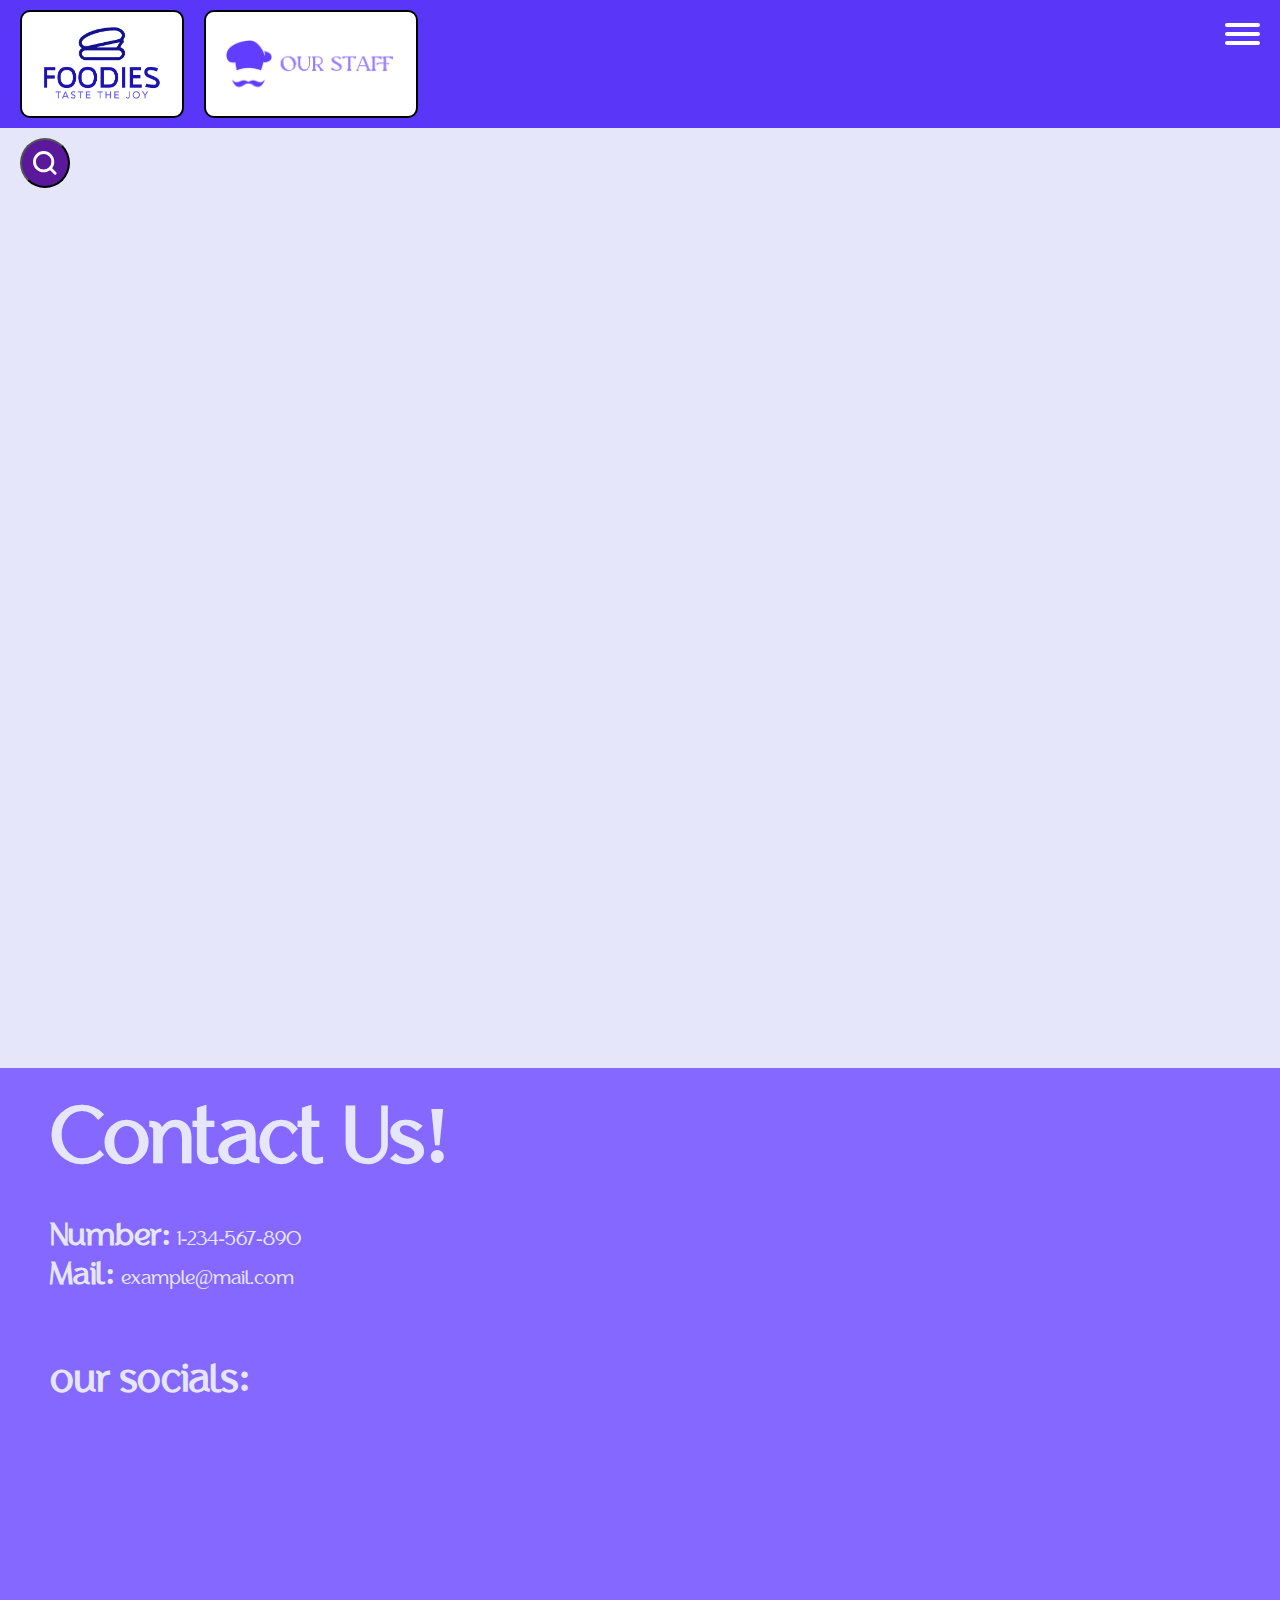
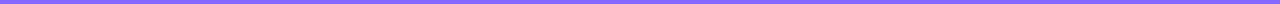
<file: index.html>
<!DOCTYPE html>
<html lang="en">
<head>
    <meta charset="UTF-8">
    <meta name="viewport" content="width=device-width, initial-scale=1.0">
    <title>Foodies</title>
    <link rel="stylesheet" href="https://cdnjs.cloudflare.com/ajax/libs/font-awesome/5.15.4/css/all.min.css">
    <link rel="stylesheet" href="https://cdn.jsdelivr.net/npm/bootstrap-icons/font/bootstrap-icons.css">

    <link rel="stylesheet" href="common.css">
    <link rel="stylesheet" href="homePage.css">
</head>
<body>
    <div id="sidebar" class="sidebar">
        <ul>
            <li><a href="#" class="selectedSideBar">Home</a></li>
            <li><a href="./ourStaff.html">About</a></li>
            <li><a href="./job.html"">hirings</a></li>
            <li><a href="./contact.html">Contact</a></li>
        </ul>
    </div>
    
    <nav class="navbar">
        <button class="rental-button" id="logoB">
            <div class="logo"></div>
        </button>
        <button class="ourStaff" id="ourStaff">
            <div class="logo2"></div>
            <p class="hiddenTxt">our Staff</p>
        </button>
    
        <span class="respTxt">Our Staff</span>
    
            <!-- Burger Menu -->
        <div class="burger-menu" onclick="toggleBurgerMenu()">
            <div class="bar topBar"></div>
            <div class="bar"></div>
            <div class="bar"></div>
        </div>
    </nav>

    <main class="main">
        <!-- Toggle Button inside the main container -->
        <button class="toggleSidebarBtn" onclick="toggleSidebar()">
            <svg class="magnifier-icon" xmlns="http://www.w3.org/2000/svg" width="24" height="24" viewBox="0 0 24 24" fill="none" stroke="currentColor" stroke-width="2.5" stroke-linecap="round" stroke-linejoin="round">
                <circle cx="11" cy="11" r="8"></circle>
                <line x1="21" y1="21" x2="16.65" y2="16.65"></line>
            </svg>             
        </button>
    
        <!-- Sidebar container -->
        <div class="asideCont closed">
            <aside class="sideButtonCont">
                <div class="searchSortAndCategory">
                    <input type="search" id="search" placeholder="search:">
                    
                    <select name="searchBy" id="searchByDish">
                        <option value="title" selected hidden>diet</option>
                        <option value="veg">Vegan</option>
                        <option value="noNuts">No nuts</option>
                        <option value="none">None</option>
                    </select>
                    
                    <select name="" id="searchBy">
                        <option value="title" selected hidden>sort by:</option>
                        <option value="AtoZ">A to Z</option>
                        <option value="ZtoA">Z to A</option>
                        <option value="priceHtoL">Price High to Low</option>
                        <option value="priceLtoH">Price Low to High</option>
                        <option value="none">None</option>
                    </select>
                    
                    <div class="range-wrapper">
                        <div class="range-container">
                            <label for="spiceLevel" id="spiceLabel">Spice Level:</label>
                            <span id="rangeValue">Not Specified</span>
                        </div>
                        <input type="range" id="spiceLevel" min="-1" max="4" step="1" value="-1">
                    </div>
                </div>
                <div class="checkOut">
                    <div class="cart-container"></div>
                    <button class="seeCart">Check out</button>
                </div>        
            </aside>
        </div>
    
        <div class="container">
            <!--content here -->
        </div>
    </main>
    
    
    <footer class="infoCont">
        <div class="footerTitle">
            <h1>Contact Us!</h1>
        </div>
        
        <div class="mailAndNumber">
            <p><span class="boldFooter">Number:</span> 1-234-567-890</p>
            <p><span class="boldFooter">Mail:</span> example@mail.com</p>
        </div>
        <div class="socials">
            <p>our socials:</p>
            <div class="logoCont">
                <button class="logoButton"><i class=" logo-color fa-brands fa-instagram"></i></button>
                <button class="logoButton"><i class=" logo-color fa-brands fa-facebook"></i></button>
                <button class="logoButton"><i class=" logo-color fa-brands fa-linkedin"></i> </button>
            </div>
            
        </div>
    </footer>
    <script src="./app.js" ></script>
    <script src="common.js"></script>
</body>
</html>
</file>
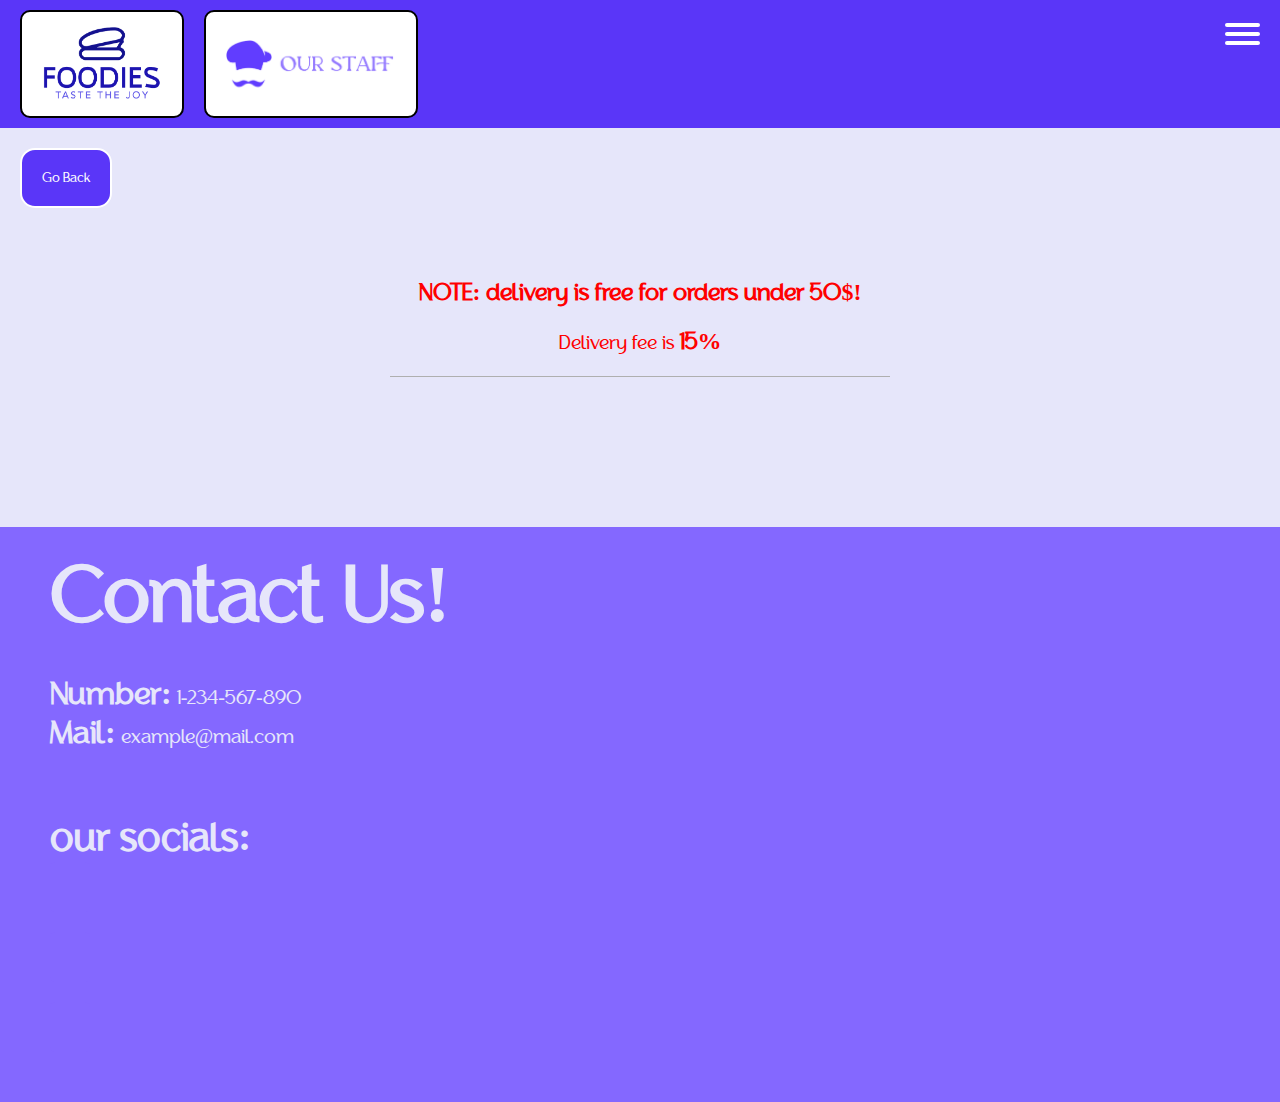
<file: checkout.html>
<!DOCTYPE html>
<html lang="en">
<head>
    <meta charset="UTF-8">
    <meta name="viewport" content="width=device-width, initial-scale=1.0">
    <title>Foodies</title>
    <link rel="stylesheet" href="https://cdnjs.cloudflare.com/ajax/libs/font-awesome/6.0.0-beta3/css/all.min.css">
    <link rel="stylesheet" href="common.css">
    <link rel="stylesheet" href="checkOut.css">
</head>
<body>
    <div id="sidebar" class="sidebar">
        <ul>
            <li><a href="./index.html">Home</a></li>
            <li><a href="./ourStaff.html">About</a></li>
            <li><a href="./job.html">hirings</a></li>
            <li><a href="./contact.html">Contact</a></li>
        </ul>
    </div>
    
    <nav class="navbar">
        <button class="rental-button" id="logoB">
            <div class="logo"></div>
        </button>
        <button class="ourStaff" id="ourStaff">
            <div class="logo2"></div>
            <p class="hiddenTxt">our Staff</p>
        </button>
    
        <span class="respTxt">Our Staff</span>
    
        <!-- Burger Menu -->
        <div class="burger-menu" onclick="toggleSidebar()">
            <div class="bar topBar"></div>
            <div class="bar"></div>
            <div class="bar"></div>
        </div>
    </nav>
    <div class="goBack">
        <button id="goBackBtn">Go Back</button>
    </div>
    <header class="readCont">
        <div class="note">NOTE: delivery is free for orders under 50$!</div>
        <div class="delivery">Delivery fee is <span class="boldFee">15%</span></div>
    </header>
    <div id="checkout-container">
        <!-- Product cards will be rendered here -->
    </div>

    <footer class="infoCont">
        <div class="footerTitle">
            <h1>Contact Us!</h1>
        </div>
        
        <div class="mailAndNumber">
            <p><span class="boldFooter">Number:</span> 1-234-567-890</p>
            <p><span class="boldFooter">Mail:</span> example@mail.com</p>
        </div>
        <div class="socials">
            <p>our socials:</p>
            <div class="logoCont">
                <button class="logoButton"><i class=" logo-color fa-brands fa-instagram"></i></button>
                <button class="logoButton"><i class=" logo-color fa-brands fa-facebook"></i></button>
                <button class="logoButton"><i class=" logo-color fa-brands fa-linkedin"></i> </button>
            </div>
        </div>
    </footer>
    
    <!-- Modal (Pop-up Form) -->
    <div id="modal" class="modal">
        <div class="modal-content">
            <span id="closeModal" class="close-btn">&times;</span>
            <h2>Complete Your Purchase</h2>
            <form id="checkoutForm">
                <label for="ccInfo">Credit Card Info:</label>
                <input type="text" id="ccInfo" name="ccInfo" placeholder="Enter your credit card number" required>
                
                <label for="city">City:</label>
                <input type="text" id="city" name="city" placeholder="Enter your city" required>

                <label for="location">Location (Address):</label>
                <input type="text" id="location" name="location" placeholder="Enter your location" required>
                
                <label for="phone">Phone Number:</label>
                <input type="text" id="phone" name="phone" placeholder="Enter your phone number" required>
                
                <button type="submit" class="confirm-btn" id="confirmButton">Confirm</button>
            </form>
        </div>
    </div>
    
    <script src="checkOut.js"></script>
    <script src="common.js"></script>
</body>
</html>
</file>
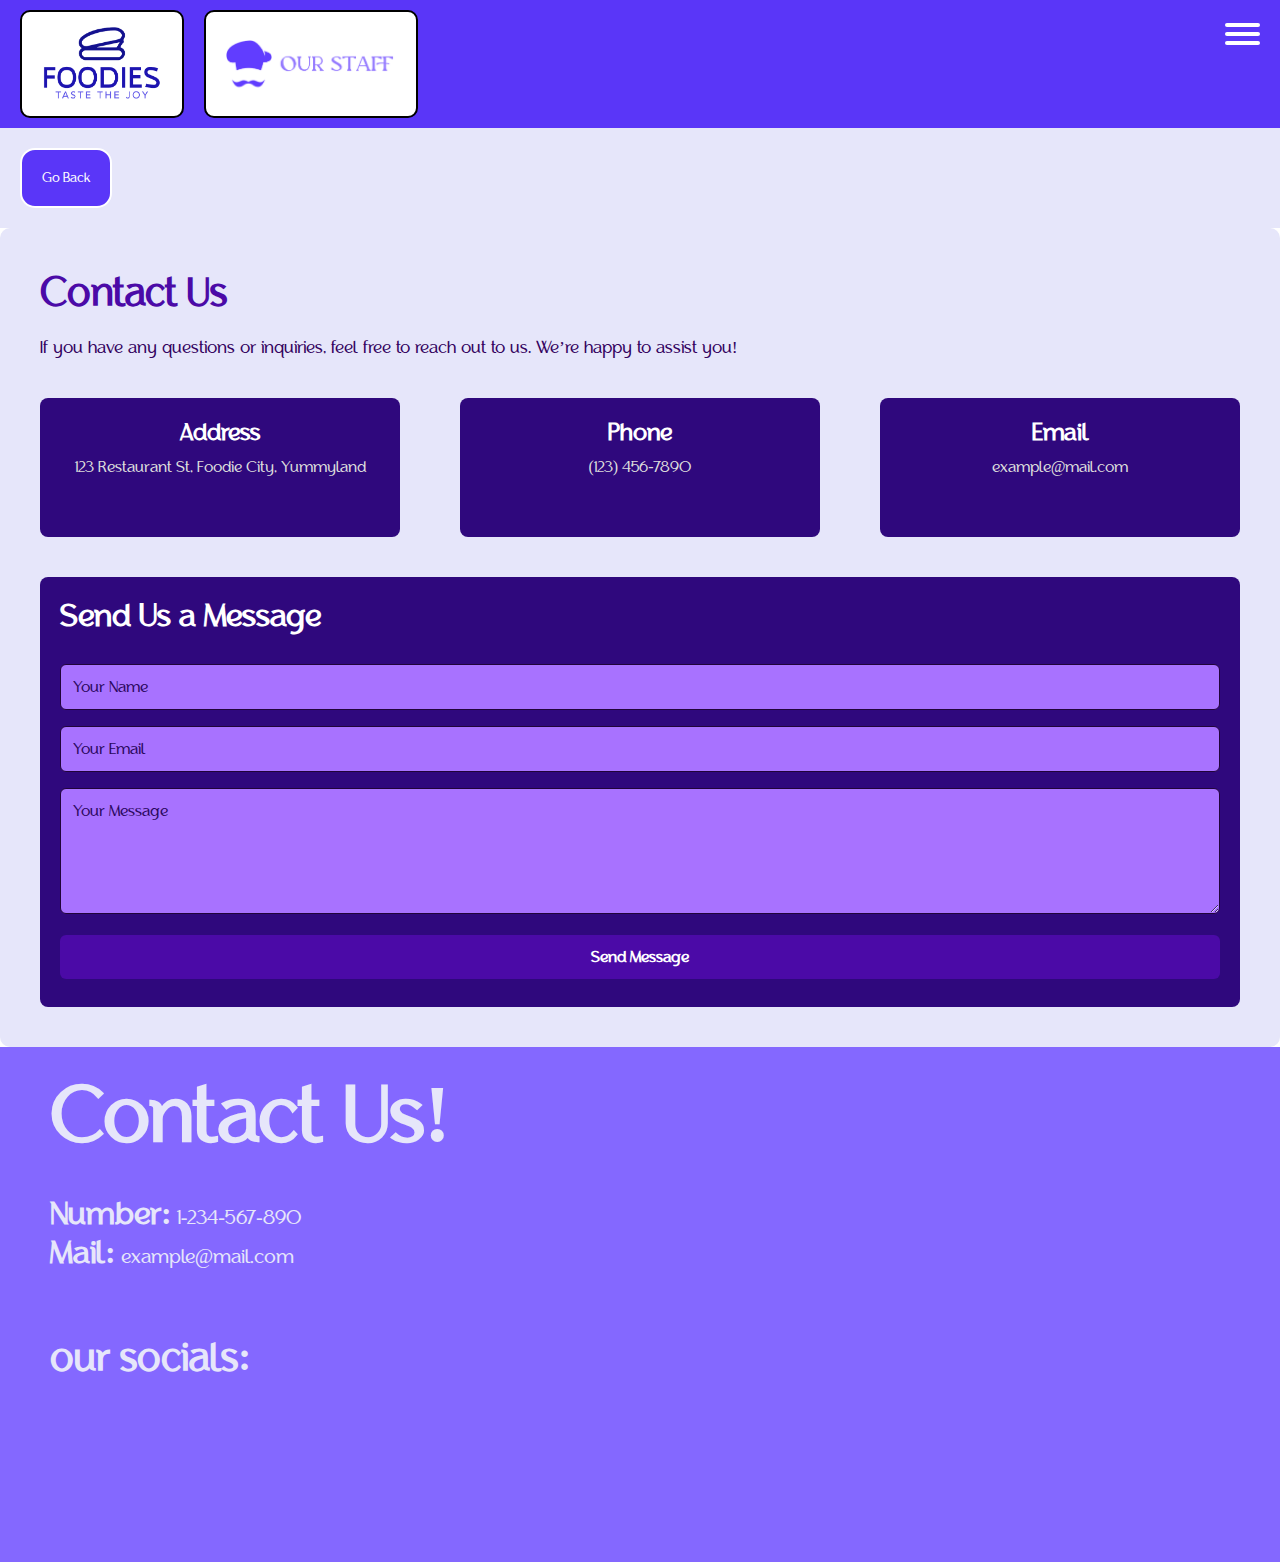
<file: contact.html>
<!DOCTYPE html>
<html lang="en">
<head>
    <meta charset="UTF-8">
    <meta name="viewport" content="width=device-width, initial-scale=1.0">
    <title>Foodies</title>
    <link rel="stylesheet" href="https://cdnjs.cloudflare.com/ajax/libs/font-awesome/6.0.0-beta3/css/all.min.css">
    <link rel="stylesheet" href="common.css">
    <link rel="stylesheet" href="contact.css">
</head>
<body>
    <div id="sidebar" class="sidebar">
        <ul>
            <li><a href="./index.html">Home</a></li>
            <li><a href="./ourStaff.html">About</a></li>
            <li><a href="./job.html">hirings</a></li>
            <li><a href="#" class="selectedSideBar">Contact</a></li>
        </ul>
    </div>
    
    <nav class="navbar">
        <button class="rental-button" id="logoB">
            <div class="logo"></div>
        </button>
        <button class="ourStaff" id="ourStaff">
            <div class="logo2"></div>
            <p class="hiddenTxt">our Staff</p>
        </button>
    
        <span class="respTxt">Our Staff</span>
    
        <!-- Burger Menu -->
        <div class="burger-menu" onclick="toggleSidebar()">
            <div class="bar topBar"></div>
            <div class="bar"></div>
            <div class="bar"></div>
        </div>
    </nav>


    <div class="goBack">
        <button id="goBackBtn">Go Back</button>
    </div>


    <main class="contact-page">
        <section class="contact-info">
            <h1>Contact Us</h1>
            <p>If you have any questions or inquiries, feel free to reach out to us. We’re happy to assist you!</p>
            <div class="info-details">
                <div class="info-item">
                    <h2>Address</h2>
                    <p>123 Restaurant St, Foodie City, Yummyland</p>
                </div>
                <div class="info-item">
                    <h2>Phone</h2>
                    <p>(123) 456-7890</p>
                </div>
                <div class="info-item">
                    <h2>Email</h2>
                    <p>example@mail.com</p>
                </div>
            </div>
        </section>
    
        <section class="contact-form">
            <h2>Send Us a Message</h2>
            <form action="#" method="POST">
                <input type="text" name="name" placeholder="Your Name" required>
                <input type="email" name="email" placeholder="Your Email" required>
                <textarea name="message" placeholder="Your Message" rows="5" required></textarea>
                <button type="submit">Send Message</button>
            </form>
        </section>
    </main>
    


    <footer class="infoCont">
        <div class="footerTitle">
            <h1>Contact Us!</h1>
        </div>
        
        <div class="mailAndNumber">
            <p><span class="boldFooter">Number:</span> 1-234-567-890</p>
            <p><span class="boldFooter">Mail:</span> example@mail.com</p>
        </div>
        <div class="socials">
            <p>our socials:</p>
            <div class="logoCont">
                <button class="logoButton"><i class=" logo-color fa-brands fa-instagram"></i></button>
                <button class="logoButton"><i class=" logo-color fa-brands fa-facebook"></i></button>
                <button class="logoButton"><i class=" logo-color fa-brands fa-linkedin"></i> </button>
            </div>
        </div>
    </footer>

    <script src="common.js"></script>
</body>
</html>
</file>
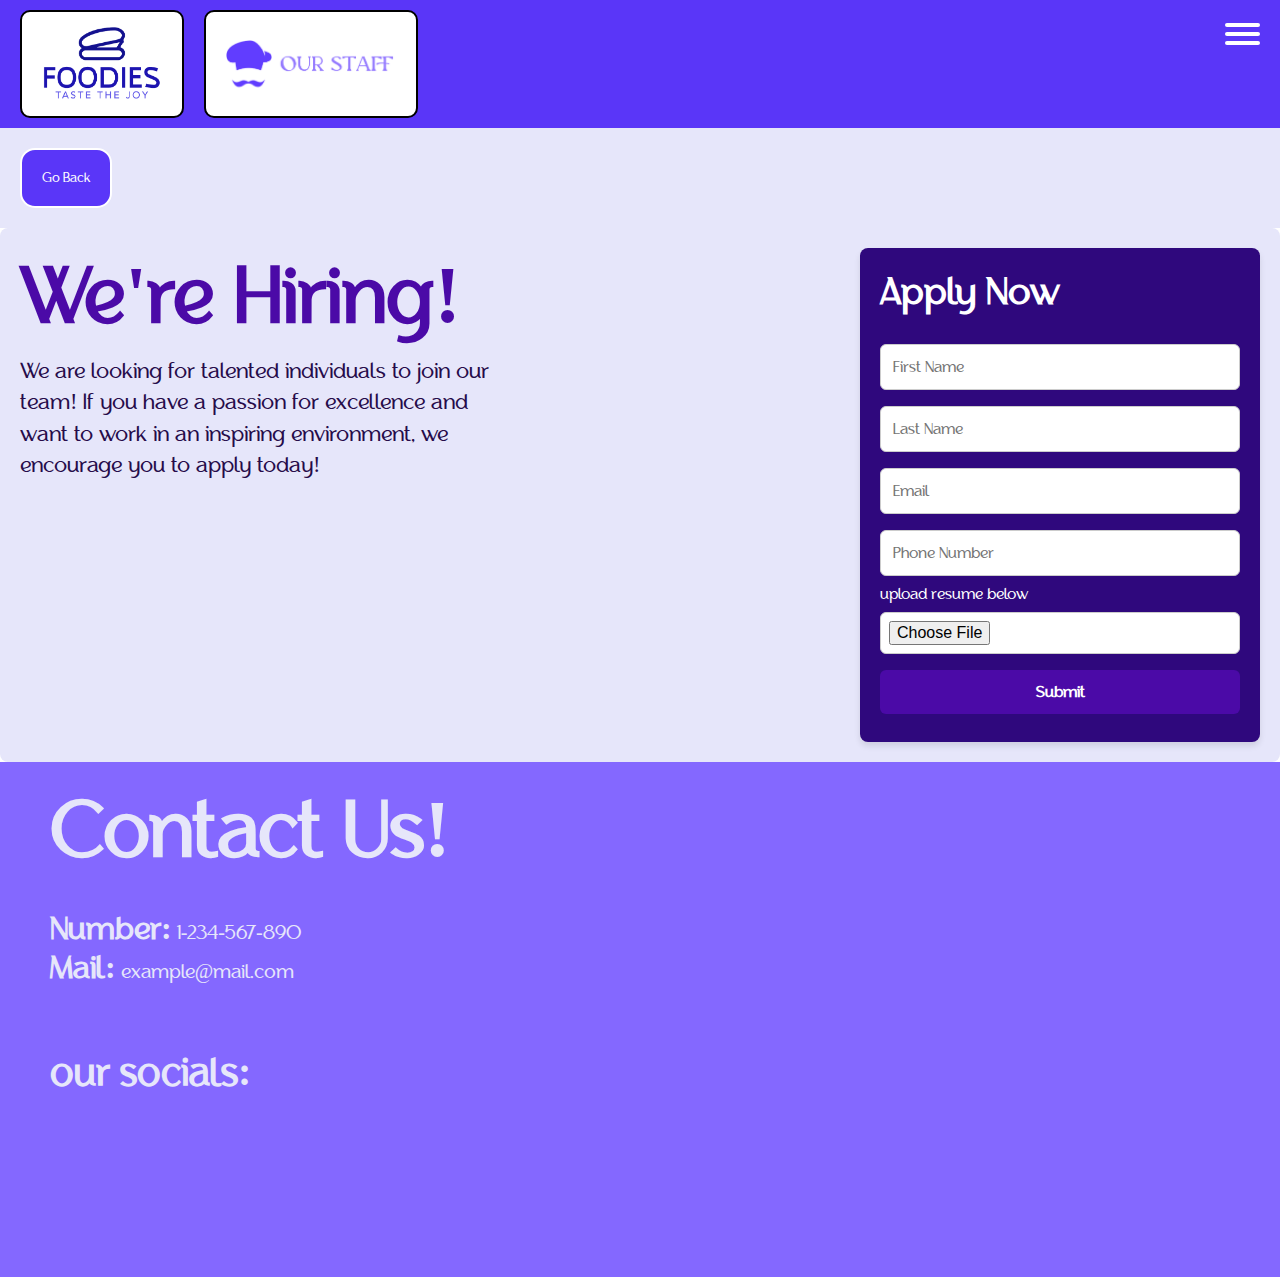
<file: job.html>
<!DOCTYPE html>
<html lang="en">
<head>
    <meta charset="UTF-8">
    <meta name="viewport" content="width=device-width, initial-scale=1.0">
    <title>Foodies</title>
    <link rel="stylesheet" href="https://cdnjs.cloudflare.com/ajax/libs/font-awesome/6.0.0-beta3/css/all.min.css">
    <link rel="stylesheet" href="common.css">
    <link rel="stylesheet" href="job.css">
</head>
<body>
    <div id="sidebar" class="sidebar">
        <ul>
            <li><a href="./index.html">Home</a></li>
            <li><a href="./ourStaff.html">About</a></li>
            <li><a href="#" class="selectedSideBar">hirings</a></li>
            <li><a href="./contact.html">Contact</a></li>
        </ul>
    </div>
    
    <nav class="navbar">
        <button class="rental-button" id="logoB">
            <div class="logo"></div>
        </button>
        <button class="ourStaff" id="ourStaff">
            <div class="logo2"></div>
            <p class="hiddenTxt">our Staff</p>
        </button>
    
        <span class="respTxt">Our Staff</span>
    
        <!-- Burger Menu -->
        <div class="burger-menu" onclick="toggleSidebar()">
            <div class="bar topBar"></div>
            <div class="bar"></div>
            <div class="bar"></div>
        </div>
    </nav>


    <div class="goBack">
        <button id="goBackBtn">Go Back</button>
    </div>

    <section class="hiring-section">
        <div class="hiring-text-container">
            <div class="hiring-heading">
                <h1>We're Hiring!</h1>
            </div>
            <p>We are looking for talented individuals to join our team! If you have a passion for excellence and want to work in an inspiring environment, we encourage you to apply today!</p>
        </div>
        <div class="hiring-form">
            <h2>Apply Now</h2>
            <form action="#" method="POST" enctype="multipart/form-data">
                <input type="text" name="firstName" placeholder="First Name" required>
                <input type="text" name="lastName" placeholder="Last Name" required>
                <input type="email" name="email" placeholder="Email" required>
                <input type="tel" name="phone" placeholder="Phone Number" required>
                <p>upload resume below</p>
                <input type="file" name="resume" required >
                <button type="submit">Submit</button>
            </form>
        </div>
    </section>
    
    
    

    <footer class="infoCont">
        <div class="footerTitle">
            <h1>Contact Us!</h1>
        </div>
        
        <div class="mailAndNumber">
            <p><span class="boldFooter">Number:</span> 1-234-567-890</p>
            <p><span class="boldFooter">Mail:</span> example@mail.com</p>
        </div>
        <div class="socials">
            <p>our socials:</p>
            <div class="logoCont">
                <button class="logoButton"><i class=" logo-color fa-brands fa-instagram"></i></button>
                <button class="logoButton"><i class=" logo-color fa-brands fa-facebook"></i></button>
                <button class="logoButton"><i class=" logo-color fa-brands fa-linkedin"></i> </button>
            </div>
        </div>
    </footer>
    <script src="common.js"></script>
</body>
</html>
</file>
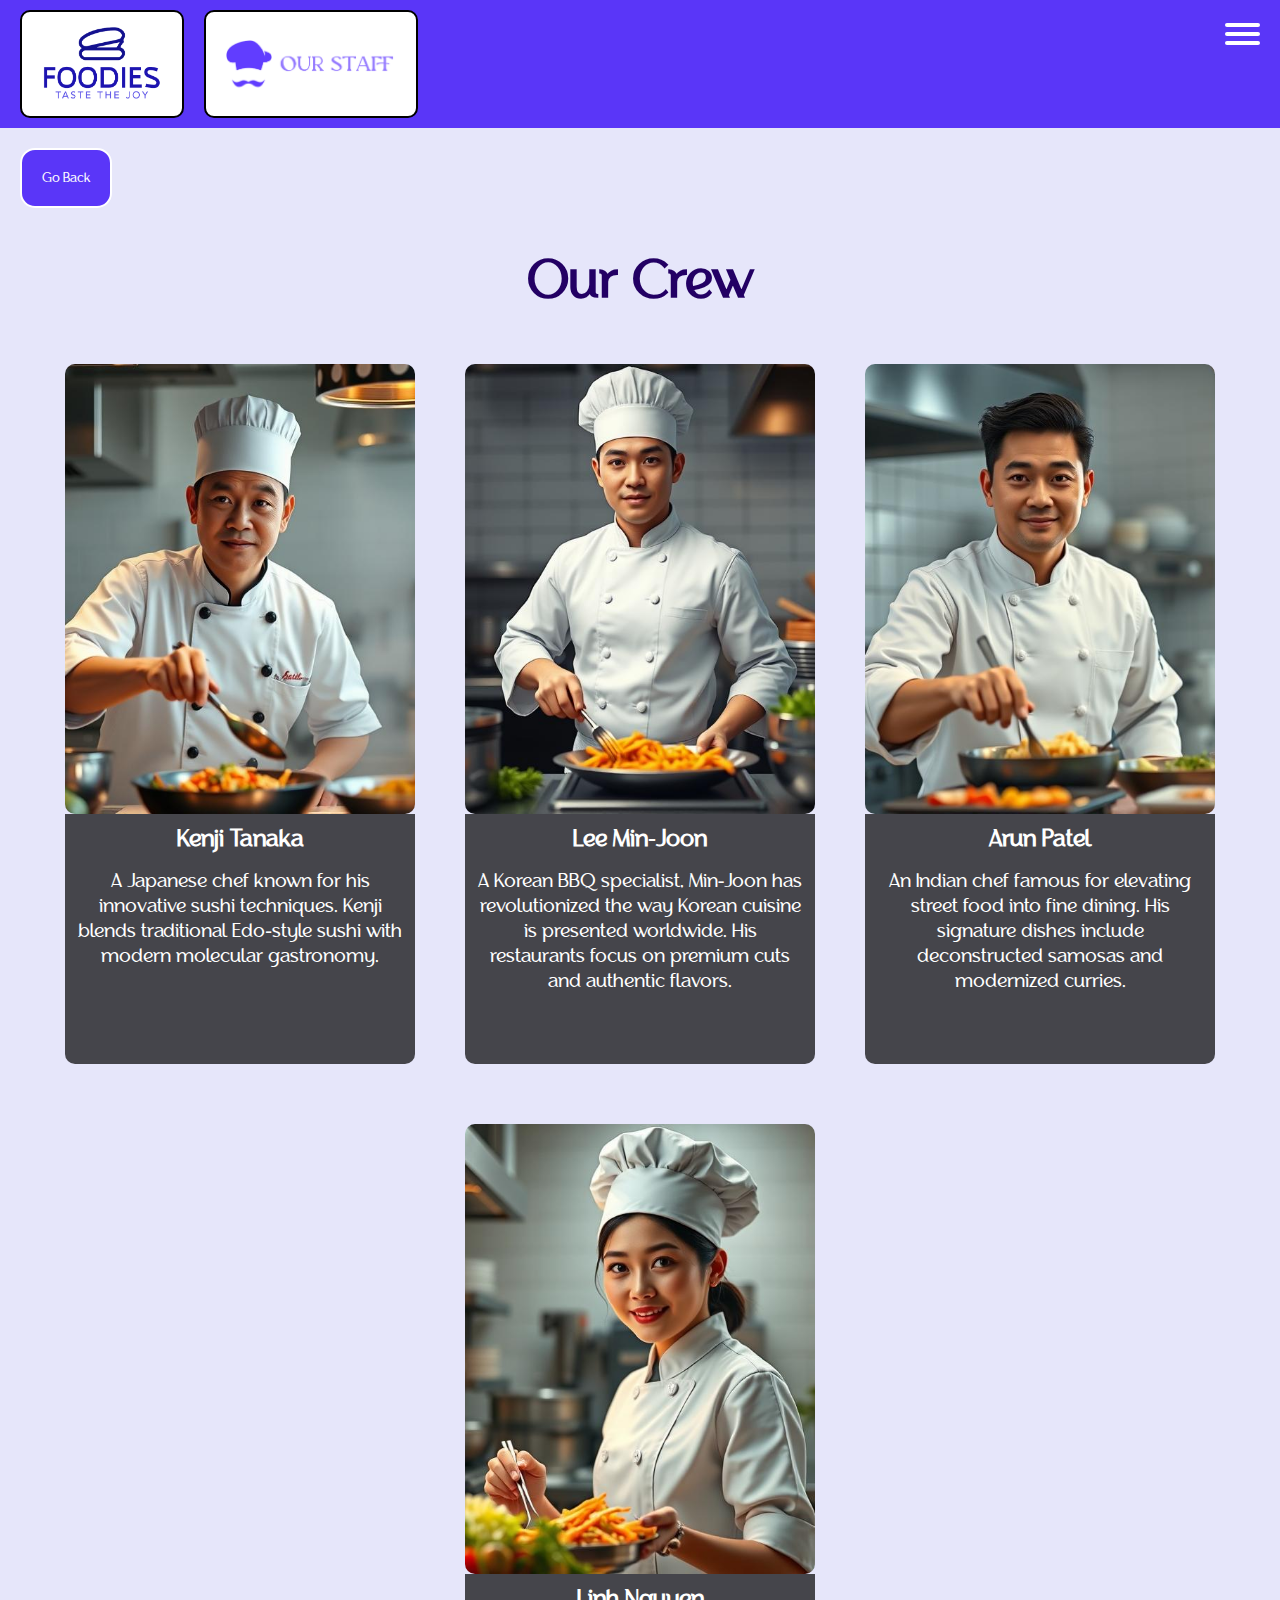
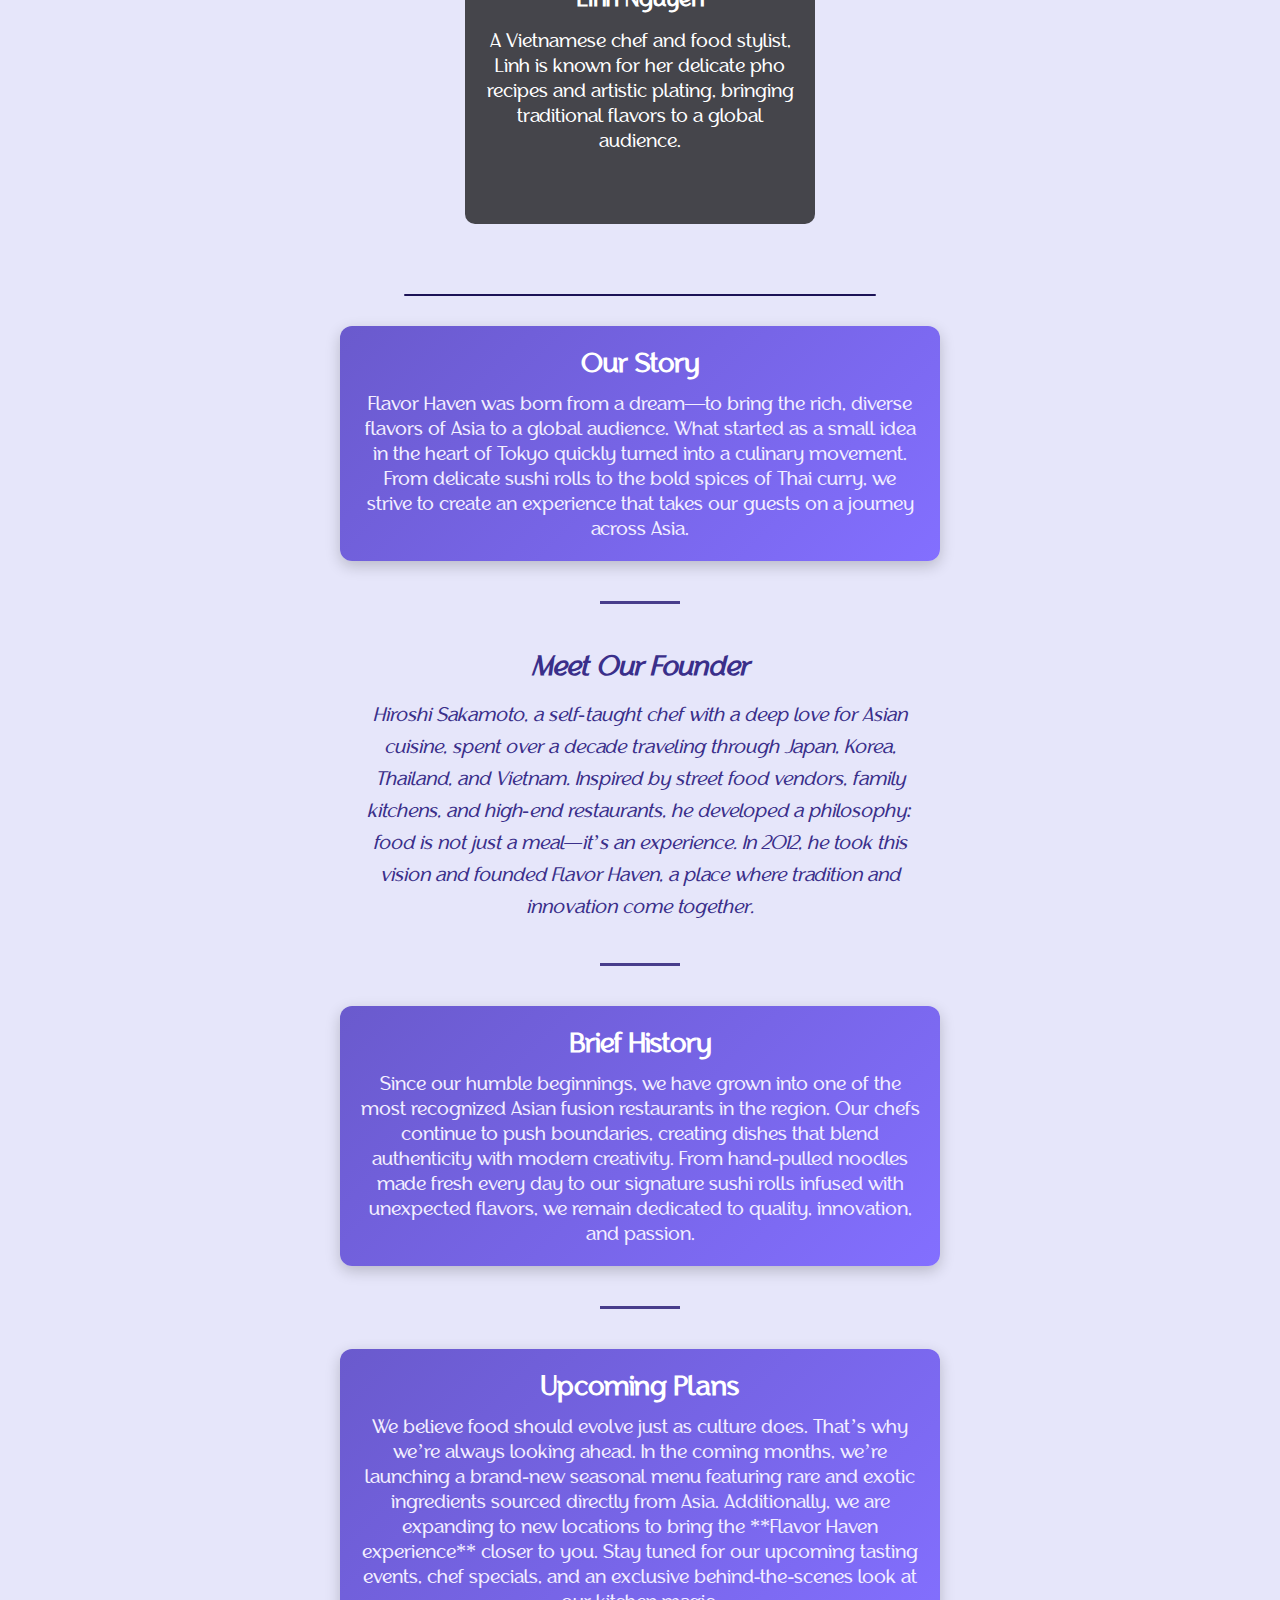
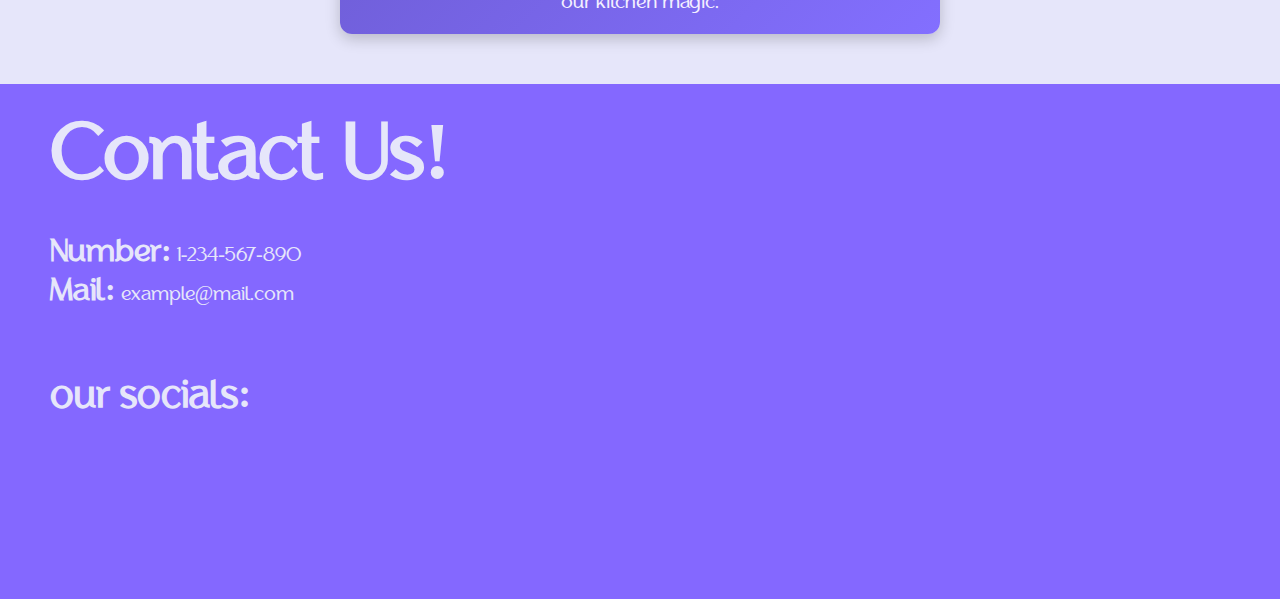
<file: ourStaff.html>
<!DOCTYPE html>
<html lang="en">
<head>
    <meta charset="UTF-8">
    <meta name="viewport" content="width=device-width, initial-scale=1.0">
    <title>Foodies</title>
    <link rel="stylesheet" href="https://cdnjs.cloudflare.com/ajax/libs/font-awesome/6.0.0-beta3/css/all.min.css">
    <link rel="stylesheet" href="ourStaff.css">
    <link rel="stylesheet" href="common.css">
</head>
<body>
    <div id="sidebar" class="sidebar">
        <ul>
            <li><a href="./index.html">Home</a></li>
            <li><a href="#" class="selectedSideBar">About</a></li>
            <li><a href="./job.html">hirings</a></li>
            <li><a href="./contact.html">Contact</a></li>
        </ul>
    </div>
    
    <nav class="navbar">
        <button class="rental-button" id="logoB">
            <div class="logo"></div>
        </button>
        <button class="ourStaff" id="ourStaff">
            <div class="logo2"></div>
            <p class="hiddenTxt">our Staff</p>
        </button>
    
        <span class="respTxt">Our Staff</span>
    
        <!-- Burger Menu -->
        <div class="burger-menu" onclick="toggleSidebar()">
            <div class="bar topBar"></div>
            <div class="bar"></div>
            <div class="bar"></div>
        </div>
    </nav>

    <div class="goBack">
        <button id="goBackBtn">Go Back</button>
    </div>

    <main class="chefs">
        <h1 class="chefTittle">Our Crew</h1>

    
        <div class="chefs-container">
            <div class="chef-container">
                <div class="chef-card chef1"></div>
                <div class="chef-info">
                    <h2>Kenji Tanaka</h2>
                    <p>A Japanese chef known for his innovative sushi techniques. Kenji blends traditional Edo-style sushi with modern molecular gastronomy.</p>
                </div>
            </div>
        
            <div class="chef-container">
                <div class="chef-card chef2"></div>
                <div class="chef-info">
                    <h2>Lee Min-Joon</h2>
                    <p>A Korean BBQ specialist, Min-Joon has revolutionized the way Korean cuisine is presented worldwide. His restaurants focus on premium cuts and authentic flavors.</p>
                </div>
            </div>
        
            <div class="chef-container">
                <div class="chef-card chef3"></div>
                <div class="chef-info">
                    <h2>Arun Patel</h2>
                    <p>An Indian chef famous for elevating street food into fine dining. His signature dishes include deconstructed samosas and modernized curries.</p>
                </div>
            </div>
        
            <div class="chef-container">
                <div class="chef-card chef4"></div>
                <div class="chef-info">
                    <h2>Linh Nguyen</h2>
                    <p>A Vietnamese chef and food stylist, Linh is known for her delicate pho recipes and artistic plating, bringing traditional flavors to a global audience.</p>
                </div>
            </div>
        </div>
    </main>

    <section class="ourStory">
        <div class="sepLine"></div>
        <div class="story-card">
            <h2>Our Story</h2>
            <p>Flavor Haven was born from a dream—to bring the rich, diverse flavors of Asia to a global audience. What started as a small idea in the heart of Tokyo quickly turned into a culinary movement. From delicate sushi rolls to the bold spices of Thai curry, we strive to create an experience that takes our guests on a journey across Asia.</p>
        </div>
    
        <div class="divider"></div> <!-- Visual separator -->
    
        <div class="founder-text">
            <h2>Meet Our Founder</h2>
            <p>Hiroshi Sakamoto, a self-taught chef with a deep love for Asian cuisine, spent over a decade traveling through Japan, Korea, Thailand, and Vietnam. Inspired by street food vendors, family kitchens, and high-end restaurants, he developed a philosophy: food is not just a meal—it’s an experience. In 2012, he took this vision and founded Flavor Haven, a place where tradition and innovation come together.</p>
        </div>
    
        <div class="divider"></div>
    
        <div class="story-card">
            <h2>Brief History</h2>
            <p>Since our humble beginnings, we have grown into one of the most recognized Asian fusion restaurants in the region. Our chefs continue to push boundaries, creating dishes that blend authenticity with modern creativity. From hand-pulled noodles made fresh every day to our signature sushi rolls infused with unexpected flavors, we remain dedicated to quality, innovation, and passion.</p>
        </div>
    
        <div class="divider"></div>
    
        <div class="story-card">
            <h2>Upcoming Plans</h2>
            <p>We believe food should evolve just as culture does. That’s why we’re always looking ahead. In the coming months, we’re launching a brand-new seasonal menu featuring rare and exotic ingredients sourced directly from Asia. Additionally, we are expanding to new locations to bring the **Flavor Haven experience** closer to you. Stay tuned for our upcoming tasting events, chef specials, and an exclusive behind-the-scenes look at our kitchen magic.</p>
        </div>
    </section>
    


    <footer class="infoCont">
        <div class="footerTitle">
            <h1>Contact Us!</h1>
        </div>
        
        <div class="mailAndNumber">
            <p><span class="boldFooter">Number:</span> 1-234-567-890</p>
            <p><span class="boldFooter">Mail:</span> example@mail.com</p>
        </div>
        <div class="socials">
            <p>our socials:</p>
            <div class="logoCont">
                <button class="logoButton"><i class=" logo-color fa-brands fa-instagram"></i></button>
                <button class="logoButton"><i class=" logo-color fa-brands fa-facebook"></i></button>
                <button class="logoButton"><i class=" logo-color fa-brands fa-linkedin"></i> </button>
            </div>
        </div>
    </footer>
    <script src="common.js"></script>
</body>
</html>
</file>
<file: common.css>
/* fonts */
@font-face {
    font-family: "myFont";
    src: url(./font/GrotleyRegular-mLEWv.otf);
}

*{
    margin: 0px;
    padding: 0px;
    box-sizing: border-box;
    font-family: "myFont" !important;
}

.header{
    background-color: rgb(240, 177, 251);
    padding: 20px;
    height: 130px;
    display: flex;
    justify-content: space-between;
}

.rental-button {
    display: flex;
    align-items: center;
    justify-content: center;
    gap: 10px;
    padding: 12px 20px;
    font-size: 18px;
    font-weight: bold;
    color: white;
    background-color: rgb(255, 255, 255);
    border: 2px solid rgb(0, 0, 0);
    border-radius: 10px;
    cursor: pointer;
    transition: 0.3s;
}

.logo{
    width: 120px;
    height: 80px;
    background-image: url(./images/brandLogo.png);
    background-size: 100%;
    background-repeat: no-repeat;
    cursor: pointer;
}

.rental-button:hover, .ourStaff:hover {
    padding: 30px 30px;
    background-color: white !important;
}

.navbar {
    display: flex;
    justify-content: flex-start;
    padding: 10px 20px;
    background-color:rgb(90, 54, 248);
    gap: 20px;
}

.burger-menu.active .bar:nth-child(1) {
    transform: rotate(45deg) translate(-9px);
    position: absolute;
    top: 30px;
}

.respTxt{
    display: none;
    color: white;
}

.ourStaff{
    display: flex;
    align-items: center;
    justify-content: center;
    gap: 10px;
    padding: 12px 20px;
    font-size: 18px;
    font-weight: bold;
    color: white;
    background-color: rgb(255, 255, 255);
    border: 2px solid rgb(0, 0, 0);
    border-radius: 10px;
    cursor: pointer;
    transition: 0.3s;
}

.logo2{
    width: 170px;
    height: 50px;
    background-image: url(./images/ourStaff.png);
    background-size: 100%;
}

/* Sidebar Styling */
.sidebar {
    width: 450px;
    height: 100vh;
    position: fixed;
    right: -450px; /* Start hidden on the right */
    top: 0;
    background-color: #06001c;
    transition: right 0.3s ease-in-out;
    padding-top: 60px; /* Space for nav */
    z-index: 40;
}

.sidebar.active {
    right: 0; /* Show sidebar */
}

.burger-menu {
    cursor: pointer;
    position: fixed;
    right: 20px; /* Positioned on the right */
    top: 0px;
    z-index: 1000;
    display: flex;
    flex-direction: column;
    justify-content: center;
    align-items: center;
    gap: 5px;
}

.bar {
    width: 35px;
    height: 4px;
    background-color: #fff;
    border-radius: 20px;
    transition: 0.3s;
}

/* Animation when active */
.burger-menu.active .bar:nth-child(1) {
    transform: translateY(-22px) rotate(-45deg);
}

.burger-menu.active .bar:nth-child(2) {
    opacity: 0;
}

.burger-menu.active .bar:nth-child(3) {
    transform: translateY(22px) rotate(45deg);
}



.topBar{
    margin-top: 23px;
}

.sidebar ul {
    list-style: none;
    padding: 0;
    margin: 0;
}

.sidebar ul li {
    padding: 15px;
    text-align: center;
}

.sidebar ul li a {
    color: white;
    text-decoration: none;
    font-size: 20px;
    display: block;
}


.infoCont{
    display: flex;
    flex-direction: column;
    width: 100%;
    min-height: 40vh;
    background-color:rgb(132, 104, 255);
    color: lavender;
    padding: 20px;
    font-size: 20px;
}

.mailAndNumber, .socials{
    display: flex;
    flex-direction: column;
    padding: 30px;
}

.logo-color{
    color: lavender;
    font-size: 30px;
    transition: 0.4s ease;
}

.logo-color:hover{
    font-size: 40px;
}

.logoButton{
    background-color: rgb(132, 104, 255);
    border: none;
    cursor: pointer;
    transition: 0.3s ease;
}

.logoButton:hover{
    padding: 5px;
}

.logoCont{
    display: flex;
    gap: 20px;
    flex-direction: column;
    width: 30px;
}

.footerTitle{
    font-size: 40px;
    color: lavender;
    padding-left: 30px;
}

.socials p{
    font-size: 40px;
    font-weight: 900;
}

.boldFooter{
    font-size: 32px;
    font-weight: 900;
}

.goBack{
    background-color: lavender;
    padding: 20px;
}

#goBackBtn{
    background-color: rgb(90, 54, 248);
    border: 2px solid white;
    cursor: pointer;
    transition: 0.3s ease;
    padding: 20px;
    color: white;
    border-radius: 15px;
}

#goBackBtn:hover{
    padding: 30px;
}

.selectedSideBar{
    color:#707070 !important;
}

.hiddenTxt{
    display: none;
    color: rgb(38, 22, 109);
}
@media (max-width: 768px) {
    /* Hide the image inside the ourStaff button */
    .logo2 {
        display: none;
    }

    /* Show the hidden text */
    .hiddenTxt {
        display: block;
    }

    /* Change the background image for logoB */
    .logo {
        background-image: url(./images/miniBrandLogo.png);
        background-size: 100%;
        width: 40px;
        height: 35px;
    }
    .rental-button {
        padding: 5px;
    }
    .sidebar {
        width: 101vw; /* Full width */
        right: -101vw; /* Start hidden */
    }

    .sidebar.active {
        right: 0;
    }
    .infoCont {
        flex-direction: column; /* Stack elements vertically */
        text-align: center;
        padding: 30px;
    }

    .footerTitle h1 {
        font-size: 24px; /* Smaller heading */
    }

    .mailAndNumber, 
    .socials {
        padding: 20px;
    }

    .socials p {
        font-size: 22px;
    }

    .logoCont {
        display: flex;
        justify-content: center;
        gap: 15px;
    }

    .logoButton {
        font-size: 24px;
    }

    .boldFooter {
        font-size: 24px; /* Adjust font size for smaller screens */
    }
}
</file>
<file: homePage.css>
.toggleSidebarBtn {
    position: absolute; /* Ensure it's positioned relative to .main */
    top: 10px;
    left: 20px;
    padding: 0; /* Remove extra padding */
    border-radius: 50%;
    background-color: rgb(90, 24, 154);
    color: lavender;
    cursor: pointer;
    transition: 0.3s ease;
    z-index: 30;
    font-size: 20px;
    width: 50px;
    height: 50px;
    display: flex;
    align-items: center;
    justify-content: center; /* Center the SVG */
}

/* Style the magnifier icon */
.magnifier-icon {
    width: 60%; /* Adjust size to fit inside */
    height: 60%;
    stroke: white; /* Make it visible */
    stroke-width: 2.5; /* Keep it bold but not too thick */
    transition: transform 0.2s ease-in-out;
}

/* Ensure .main has relative positioning */
.main {
    position: relative;
    display: flex;
    justify-content: flex-start;
    background-color: lavender;
    padding: 20px;
    min-height: 100vh;
    overflow: auto;
}

/* Adjust the sidebar positioning */
.asideCont {
    position: absolute;
    top: 40px;
    left: 0;
    width: 300px;
    height: 100vh;
    transition: transform 0.3s ease-in-out;
    z-index: 10; /* Keep it below the toggle button */
}

/* Ensure aside is below the button */
.asideCont.open {
    transform: translateX(0);
}

.asideCont.closed {
    transform: translateX(-100%);
}


/* Side button container */
.sideButtonCont {
    display: flex;
    flex-direction: column;
    justify-content: space-between;
    gap: 20px;
    position: sticky;
    top: 80px;
}

/* Search and sort container */
.searchSortAndCategory {
    display: flex;
    flex-direction: column;
    gap: 15px;
    background-color: rgb(142, 119, 255);
    border: 4px solid rgb(43, 2, 87);
    border-radius: 30px;
    padding: 30px 20px;
    min-width: 240px;
}

/* Input fields styling */
#search,
#searchByDish,
#searchBy {
    padding: 10px;
    border-radius: 15px;
    border: 2px solid rgb(43, 2, 87);
    background-color: rgb(178, 163, 255);
    color: rgb(43, 2, 87);
    font-family: "myFont";
    font-size: 20px;
    transition: 0.3s ease;
}

#search:focus,
#searchByDish:focus,
#searchBy:focus {
    padding: 15px;
}

#search::placeholder {
    color: rgb(107, 62, 155);
}

#search:hover,
#searchByDish:hover,
#searchBy:hover {
    padding: 15px;
}

/* Range input styling */
input[type="range"] {
    -webkit-appearance: none;
    width: 100%;
    height: 8px;
    background: rgb(60, 18, 94);
    border-radius: 5px;
    outline: none;
    cursor: pointer;
    margin-top: 5px;
}

input[type="range"]::-webkit-slider-thumb {
    -webkit-appearance: none;
    width: 20px;
    height: 20px;
    background: rgb(90, 24, 154);
    border-radius: 50%;
    cursor: pointer;
}

input[type="range"]::-moz-range-thumb {
    width: 20px;
    height: 20px;
    background: rgb(90, 24, 154);
    border-radius: 50%;
    cursor: pointer;
}

/* Range container */
.range-container {
    color: rgb(51, 12, 91);
    font-size: 24px;
    padding: 15px 0px;
}

/* Checkout styles */
.checkOut {
    display: flex;
    flex-direction: column;
    gap: 20px;
    padding: 10px;
    min-width: 260px;
    background-color: rgb(142, 119, 255);
    border: rgb(43, 2, 87) solid 4px;
    border-radius: 30px;
    min-width: 240px;
    max-height: 190px;
    overflow-y: auto;
    overflow-x: hidden;
}

/* Custom scrollbar for Webkit browsers */
.checkOut::-webkit-scrollbar {
    width: 10px; /* Adjust the width of the scrollbar */
    margin-right: 10px; /* Push the scrollbar to the right */
}

.checkOut::-webkit-scrollbar-thumb {
    background-color: darkgrey;
    border-radius: 10px;
}

/* Cart container */
.cart-container {
    display: flex;
    flex-direction: column;
    gap: 20px;
    min-width: 260px;
    color: rgb(43, 2, 87);
}

.cart-container p {
    padding: 10px;
}

/* See cart button */
.seeCart {
    background-color: rgb(90, 24, 154);
    padding: 20px;
    border: lavender 1px solid;
    border-radius: 30px;
    cursor: pointer;
    transition: 0.3s ease;
    color: lavender;
    font-size: 20px;
}

.seeCart:hover {
    padding: 25px;
}

/* Cart item styling */
.cart-item {
    display: flex;
    justify-content: space-between;
    align-items: center;
    padding: 10px;
    margin-bottom: 5px;
    font-size: 20px;
    border-radius: 10px;
}

.remove-btn {
    margin-left: auto;
    padding: 8px 12px;
    background-color: rgb(43, 2, 87);
    color: lavender;
    border: none;
    border-radius: 5px;
    cursor: pointer;
    transition: 0.3s ease;
    margin: 10px;
}

.remove-btn:hover {
    background-color: rgb(90, 24, 154);
    padding: 12px 16px;
}

.cart-item:last-child {
    border-bottom: none;
}

/* Container for cards */
.container {
    display: flex;
    flex-wrap: wrap;
    gap: 20px;
    justify-content: center;
    padding: 20px;
    background-color: lavender;
    min-height: 100vh;
    width: 100%;
}

/* Card styling */
.card {
    display: flex;
    flex-direction: column;
    gap: 10px;
    padding: 20px;
    border: 3px solid rgb(43, 2, 87);
    border-radius: 30px;
    min-width: 240px;
    max-width: 300px;
    height: 575px;
    transition: 0.3s ease;
    background-color: rgb(223, 211, 255);
}

/* Card description styling */
.card-description {
    display: flex;
    flex-direction: column;
    gap: 10px;
    font-size: 18px;
}

/* Add to cart button */
.add-cart-btn {
    padding: 10px;
    border: 2px solid lavender;
    border-radius: 15px;
    background-color: rgb(43, 2, 87);
    color: lavender;
    font-size: 20px;
    cursor: pointer;
    transition: 0.3s ease;
    margin-top: auto;
}

.add-cart-btn:hover {
    padding: 20px;
}
@media (max-width: 1030px) {
    .container {
        display: grid;
        grid-template-columns: repeat(auto-fit, minmax(220px, 1fr)); /* Responsive grid */
        gap: 15px;
        justify-content: center;
        padding: 15px;
    }

    .card {
        min-width: 220px;
        max-width: 100%;
        height: auto;
        padding: 15px;
    }
}

@media (max-width: 425px) {
    /* Adjust container to stack cards more efficiently */
    .container {
        display: flex;
        flex-direction: column;
        align-items: center;
        gap: 15px;
        padding: 15px;
    }

    /* Make cards more flexible for smaller screens */
    .card {
        min-width: 200px; /* Reduce minimum width */
        max-width: 90%; /* Allow cards to scale based on screen width */
        height: auto; /* Adjust height to prevent overflow */
        padding: 15px;
    }

    /* Adjust card description for better readability */
    .card-description {
        font-size: 16px;
    }

    /* Make the add-to-cart button more accessible */
    .add-cart-btn {
        font-size: 18px;
        padding: 12px;
    }
}
/* Responsive font adjustments */
@media (max-width: 768px) {
    /* Reduce font size in the checkout section */
    .checkOut {
        font-size: 14px;
    }
    .range-container {
        font-size: 16px ;
    }
    .cart-container{
        gap: 0px;
    }

    .cart-container p {
        font-size: 14px;
    }

    .cart-item {
        font-size: 16px; /* Make the cart item text smaller */
    }

    .remove-btn {
        font-size: 14px; /* Reduce font size for the remove button */
    }

    .seeCart {
        font-size: 16px; /* Reduce font size of the checkout button */
    }
    .seeCart:hover{
        padding: 20px;
    }

    .toggleSidebarBtn {
        font-size: 18px; /* Adjust font size for the sidebar button */
    }
    .add-cart-btn:hover{
        padding: 10px;
    }
}

@media (max-width: 425px) {
    /* Further reduce font size for mobile */
    .checkOut {
        font-size: 12px;
    }

    .cart-container p {
        font-size: 12px;
    }

    .cart-item {
        font-size: 14px; /* Even smaller cart item font size */
    }

    .remove-btn {
        font-size: 12px; /* Reduce remove button font size */
    }

    .seeCart {
        font-size: 14px; /* Reduce checkout button font size */
    }

    .toggleSidebarBtn {
        font-size: 14px; /* Adjust font size of the sidebar button */
    }

    /* Reduce font size for card descriptions */
    .card-description {
        font-size: 14px;
    }

    /* Reduce card title font size */
    .card .card-title {
        font-size: 16px;
    }
}
</file>
<file: checkOut.css>
.product-card {
  display: flex;
  flex-direction: column;
  justify-content: flex-start;
  align-items: center;
  border: 1px solid #ddd;
  border-radius: 8px;
  padding: 16px;
  max-width: 250px;
  background: #fff;
  box-shadow: 2px 2px 10px rgba(0, 0, 0, 0.1);
}

.product-image {
width: 100%;
height: auto;
border-radius: 8px;
}

.price-container {
margin-top: auto; /* Pushes price to the bottom */
text-align: center;
font-weight: bold;
}
#checkout-container {
  display: flex;
  flex-direction: column;
  align-items: center;
  gap: 20px;
  padding: 50px;
  background-color: lavender;
}
.readCont{
  display: flex;
  flex-direction: column;
  align-items: center;
  gap: 20px;
  padding: 50px;
  background-color: lavender;
 
}
.note, .boldFee{
  font-size: 24px;
  font-weight: bold;
  color: red;
}
.delivery{
  font-size: 20px;
  color: red; 
  border-bottom: 1px solid rgb(175, 175, 175);
  text-align: center;
  padding-bottom: 20px;
  width: 500px;
}
.cart-wrapper {
  display: flex;
  flex-wrap: wrap;
  gap: 20px;
  justify-content: center;
  width: 100%;
}

.product-card {
  display: flex;
  flex-direction: column;
  justify-content: flex-start;
  align-items: center;
  border: 1px solid #ddd;
  border-radius: 8px;
  padding: 16px;
  max-width: 250px;
  background: #fff;
  box-shadow: 2px 2px 10px rgba(0, 0, 0, 0.1);
}

.product-image {
  width: 100%;
  height: auto;
  border-radius: 8px;
}

.price-container {
  margin-top: auto;
  text-align: center;
  font-weight: bold;
}

.button-container {
  width: 100%;
  display: flex;
  justify-content: center;
  margin-top: 20px;
}

.checkout-button {
  background-color: #28a745;
  color: white;
  padding: 12px 24px;
  border: none;
  border-radius: 8px;
  font-size: 16px;
  cursor: pointer;
  transition: 0.3s;
}

.checkout-button:hover {
  background-color: #218838;
}
  

/* Basic modal styles */
.modal {
  display: none; /* Hidden by default */
  position: fixed; /* Stay in place */
  z-index: 1; /* On top of other content */
  left: 0;
  top: 0;
  width: 100%; /* Full screen */
  height: 100%; /* Full screen */
  background-color: rgba(0, 0, 0, 0.4); /* Black background with opacity */
  padding-top: 200px; /* Position the modal content 60px from the top */
}

.modal-content {
  background-color: #fff;
  margin: auto;
  padding: 20px;
  border: 1px solid #888;
  width: 40%; /* Set the width of the modal */
  border-radius: 5px;
  box-shadow: 0 4px 8px rgba(0, 0, 0, 0.1);
}

.close-btn {
  color: #aaa;
  float: right;
  font-size: 28px;
  font-weight: bold;
  cursor: pointer;
}

.close-btn:hover,
.close-btn:focus {
  color: black;
  text-decoration: none;
  cursor: pointer;
}

button {
  padding: 10px 20px;
  background-color: #4CAF50;
  color: white;
  border: none;
  border-radius: 5px;
  cursor: pointer;
}

button:hover {
  background-color: #45a049;
}

input[type="text"] {
  width: 100%;
  padding: 10px;
  margin: 10px 0;
  border-radius: 5px;
  border: 1px solid #ccc;
  box-sizing: border-box;
}

label {
  display: block;
  margin: 10px 0 5px;
}


/* Popup Styles */
.popup {
  position: fixed;
  top: 0;
  left: 0;
  right: 0;
  bottom: 0;
  background-color: rgba(0, 0, 0, 0.5);
  display: flex;
  justify-content: center;
  align-items: center;
  z-index: 1000;
}

.popup-content {
  background-color: white;
  padding: 20px;
  text-align: center;
  border-radius: 10px;
  box-shadow: 0 4px 8px rgba(0, 0, 0, 0.1);
  width: 300px;
}

.popup h2 {
  margin: 10px 0;
  color: #333;
}

.popup p {
  margin: 10px 0;
}

.popup button {
  padding: 10px 20px;
  border: none;
  background-color: #007bff;
  color: white;
  border-radius: 5px;
  cursor: pointer;
  font-size: 16px;
  margin-top: 10px;
}

.popup button:hover {
  background-color: #0056b3;
}

/* resp */
/* Responsive adjustments */

/* For screens smaller than 1024px (Tablets and below) */
@media (max-width: 1024px) {
  .readCont {
    padding: 30px;
  }

  .note, .boldFee {
    font-size: 20px;
  }

  .delivery {
    font-size: 18px;
    width: 100%;
  }

  #checkout-container {
    padding: 30px;
  }

  .cart-wrapper {
    gap: 15px;
  }

  .product-card {
    max-width: 200px; /* Reduce the width of the product cards */
    padding: 12px;
  }

  .checkout-button {
    padding: 10px 20px;
    font-size: 14px;
  }
}

/* For screens smaller than 768px (Mobile devices) */
@media (max-width: 768px) {
  .readCont {
    padding: 20px;
  }

  .note, .boldFee {
    font-size: 18px;
  }

  .delivery {
    font-size: 16px;
    width: 100%;
  }

  #checkout-container {
    padding: 20px;
  }

  .cart-wrapper {
    gap: 10px;
  }

  .product-card {
    max-width: 180px; /* Make the product cards even smaller */
    padding: 10px;
  }

  .checkout-button {
    padding: 8px 16px;
    font-size: 12px;
  }
}

/* For screens smaller than 425px (Very small devices like phones) */
@media (max-width: 425px) {
  .readCont {
    padding: 15px;
  }

  .note, .boldFee {
    font-size: 16px;
  }

  .delivery {
    font-size: 14px;
    width: 100%;
  }

  #checkout-container {
    padding: 15px;
  }

  .cart-wrapper {
    gap: 8px;
  }

  .product-card {
    max-width: 160px; /* Make the product cards even smaller */
    padding: 8px;
  }

  .checkout-button {
    padding: 6px 12px;
    font-size: 10px;
  }
}
/* modal resp */
/* Responsive adjustments for Modal */

/* For screens smaller than 1024px (Tablets and below) */
@media (max-width: 1024px) {
  .modal-content {
    width: 60%; /* Decrease the width of the modal */
    padding: 15px;
  }

  .modal h2 {
    font-size: 24px; /* Adjust heading size */
  }

  label, input {
    font-size: 16px; /* Adjust font size for better readability */
  }

  input[type="text"] {
    padding: 12px;
    font-size: 14px;
  }

  .confirm-btn {
    padding: 12px 20px;
    font-size: 16px;
  }
}

/* For screens smaller than 768px (Mobile devices) */
@media (max-width: 768px) {
  .modal-content {
    width: 80%; /* Make modal even smaller */
    padding: 10px;
  }

  .modal h2 {
    font-size: 22px; /* Smaller heading size */
  }

  label, input {
    font-size: 14px; /* Adjust font size */
  }

  input[type="text"] {
    padding: 10px;
    font-size: 12px;
  }

  .confirm-btn {
    padding: 10px 16px;
    font-size: 14px;
  }
}

/* For screens smaller than 425px (Very small devices) */
@media (max-width: 425px) {
  .modal-content {
    width: 90%; /* Make modal width almost full for small screens */
    padding: 8px;
  }

  .modal h2 {
    font-size: 20px; /* Further reduce heading size */
  }

  label, input {
    font-size: 12px; /* Smaller font for inputs */
  }

  input[type="text"] {
    padding: 8px;
    font-size: 10px;
  }

  .confirm-btn {
    padding: 8px 14px;
    font-size: 12px;
  }
}
</file>
<file: contact.css>
/* Contact Page */
.contact-page {
    background-color: lavender;
    padding: 40px;
    border-radius: 10px;
    color: #340360;
    font-family: Arial, sans-serif;
}

/* Contact Information Section */
.contact-info h1 {
    font-size: 2.5rem;
    color: #4b0aa7; /* Blue-purple color */
    margin-bottom: 20px;
}

.contact-info p {
    font-size: 1.1rem;
    margin-bottom: 40px;
}

.info-details {
    display: flex;
    justify-content: space-between;
    margin-bottom: 40px;
}

.info-item {
    background-color: #2f087d; /* Blue-purple background */
    padding: 20px;
    border-radius: 8px;
    width: 30%;
    text-align: center;
}

.info-item h2 {
    color: #fff;
    font-size: 1.5rem;
    margin-bottom: 10px;
}

.info-item p {
    color: #dcdcdc;
    font-size: 1rem;
}

/* Contact Form Section */
.contact-form {
    background-color: #2f087d;
    padding: 20px;
    border-radius: 8px;
}

.contact-form h2 {
    font-size: 2rem;
    color: #fff;
    margin-bottom: 20px;
}

.contact-form input,
.contact-form textarea,
.contact-form button {
    width: 100%;
    padding: 12px;
    margin: 8px 0;
    border-radius: 6px;
    border: 1px solid #21043a;
    font-size: 1rem;
    box-sizing: border-box;
}

.contact-form input[type="text"],
.contact-form input[type="email"],
.contact-form textarea {
    background-color: #a872ff;
    color: #2b085e;
}
.contact-form textarea::placeholder, .contact-form input[type="email"]::placeholder, .contact-form input[type="text"]::placeholder {
    color: #2b085e;
}

.contact-form button {
    background-color: #4b0aa7;
    color: white;
    font-weight: bold;
    border: none;
    cursor: pointer;
    transition: background-color 0.3s;
}

.contact-form button:hover {
    background-color: #6006c7;
}

/* Responsive Design */
@media (max-width: 768px) {
    .info-details {
        flex-direction: column;
    }

    .info-item {
        width: 100%;
        margin-bottom: 20px;
    }
    
}
</file>
<file: job.css>
/* Main section */
.hiring-section {
    display: flex;
    justify-content: space-between;
    padding: 20px;
    background-color: lavender;
    color: white;
    border-radius: 8px;
    box-sizing: border-box;
    flex-wrap: wrap; /* Ensure responsiveness */
}

/* Text container */
.hiring-text-container {
    flex: 1;
    padding-right: 20px;
    color: #260c4a;
    max-width: 500px;
}

/* Separate Hiring Text */
.hiring-heading {
    font-size: 2.5rem;
    margin-bottom: 10px; /* Reduced margin */
    color: #4b0aa7; /* Blue-purple color */
}

/* Regular Text */
.hiring-text-container p {
    font-size: 1.4rem;
    line-height: 1.4; /* Reduced line-height for tighter text */
    margin-bottom: 20px; /* Added some space after paragraph */
}

/* Form section */
.hiring-form {
    flex: 1;
    max-width: 400px; /* Limit form size */
    background-color: #2f087d; /* Blue-purple background */
    padding: 20px;
    border-radius: 8px;
    box-shadow: 0 4px 6px rgba(0, 0, 0, 0.1);
}

.hiring-form h2 {
    font-size: 2.4rem;
    color: #fff;
    margin-bottom: 20px;
}

.hiring-form input,
.hiring-form button {
    width: 100%;
    padding: 12px;
    margin: 8px 0;
    border-radius: 6px;
    border: 1px solid #ccc;
    box-sizing: border-box;
    font-size: 1rem;
}

.hiring-form input[type="text"],
.hiring-form input[type="email"],
.hiring-form input[type="tel"] {
    background-color: #fff;
    color: #333;
}

.hiring-form input[type="file"] {
    background-color: #fff;
    padding: 8px;
}

.hiring-form button {
    background-color: #4b0aa7; /* Darker blue-purple */
    color: white;
    font-weight: bold;
    border: none;
    cursor: pointer;
    transition: background-color 0.3s;
}

.hiring-form button:hover {
    background-color: #6006c7;
}

/* Responsive Design */
@media (max-width: 768px) {
    .hiring-section {
        flex-direction: column;
        align-items: center;
    }

    .hiring-form {
        max-width: 100%;
        margin-top: 20px;
    }
}

@media (max-width: 480px) {
    .hiring-heading {
        font-size: 2rem;
    }

    .hiring-text-container p {
        font-size: 1rem;
    }
}
</file>
<file: ourStaff.css>
.chefs{
    background-color: lavender;
    width: 100%;
    display: flex;
    flex-direction: column;
}
.chefTittle{
    font-size: 54px;
    font-weight: bold;
    color: rgb(35, 0, 100);
    text-align: center;
    padding: 20px;
}

.chefs-container{
    width: 100%;
    display: flex;
    flex-wrap: wrap;
    justify-content: center;
    gap: 50px;
    padding: 20px;
}

.chef-container {
    display: flex;
    flex-direction: column;
    align-items: center;
    text-align: center;
    margin-top: 10px;
    transition: transform 0.3s ease-in-out; /* Smooth scaling effect */
}

.chef-container:hover {
    transform: scale(1.1); /* Enlarges the full card (image + text) */
}

.chef-card {
    width: 350px;
    height: 450px;
    background-size: cover;
    background-position: center;
    border-radius: 10px;
    position: relative;
    overflow: hidden;
    display: flex;
    align-items: flex-end;
}

.chef-info {
    width: 350px;
    height: 250px;
    background: rgba(0, 0, 0, 0.7);
    color: white;
    padding: 10px;
    font-size: 20px;
    text-align: center;
    border-radius: 0 0 10px 10px;
    box-sizing: border-box;
}
.chef-info h2{
    font-size: 24px;
    margin-bottom:15px;
}

.chef1 { background-image: url('./images/chef1.png'); }
.chef2 { background-image: url('./images/chef2.png'); }
.chef3 { background-image: url('./images/chef3.png'); }
.chef4 { background-image: url('./images/chef4.png'); }

@media (max-width: 600px) {
    .chef-info {
        font-size: 14px;
        padding: 10px;
    }
}
/* story */
.ourStory {
    display: flex;
    flex-direction: column;
    align-items: center;
    gap: 30px;
    padding: 50px;
    background-color: lavender; /* Soft lavender background */
}

/* Card Styling */
.story-card {
    max-width: 600px;
    background: linear-gradient(135deg, #6a5acd, #836fff); /* Blue-Purple Gradient */
    padding: 20px;
    border-radius: 12px;
    box-shadow: 0px 5px 15px rgba(0, 0, 0, 0.2);
    text-align: center;
    color: white; /* Light text for contrast */
}

/* Special Section for Founder (Without a Card) */
.founder-text {
    max-width: 600px;
    text-align: center;
    font-size: 25px !important;
    line-height: 1.6;
    font-style: italic;
    padding: 0 20px;
}
.founder-text p, .founder-text h2 {
    color: #3a2f8a !important;
}


/* Divider Line */
.divider {
    width: 80px;
    height: 3px;
    background-color: #483d8b; /* Darker blue-purple accent */
    margin: 10px auto;
}

/* Heading Styling */
.story-card h2, .founder-text h2 {
    color: #ffffff; /* Light pastel lavender */
    margin-bottom: 10px;
    font-size: 28px;
}

/* Paragraph Styling */
.story-card p, .founder-text p {
    font-size: 20px;
    color: #f3efff; /* Soft white-lavender for readability */
}

.sepLine{
    width: 40%;
    height: 2px;
    background-color: #1c1356;
    border-radius: 20px;
}
/* Responsive styling for chefs section */

/* For screens smaller than 1024px (Tablets and below) */
@media (max-width: 1024px) {
    .chefTittle {
        font-size: 40px; /* Smaller title size */
    }

    .chefs-container {
        gap: 30px; /* Reduced gap between chef cards */
        padding: 20px;
    }

    .chef-card {
        width: 300px; /* Reduce card size */
        height: 400px;
    }

    .chef-info {
        width: 300px; /* Adjust chef info size */
    }

    .chef-info h2 {
        font-size: 20px; /* Smaller font size for the name */
    }
}

/* For screens smaller than 768px (Mobile devices) */
@media (max-width: 768px) {
    .chefTittle {
        font-size: 32px; /* Further reduce title size */
    }

    .chefs-container {
        gap: 20px; /* Smaller gap between cards */
        padding: 10px;
    }

    .chef-container {
        width: 100%;
        padding: 0 10px;
    }

    .chef-card {
        width: 280px; /* Reduce card width for smaller screens */
        height: 350px;
    }

    .chef-info {
        width: 280px; /* Adjust chef info size */
    }

    .chef-info h2 {
        font-size: 18px; /* Smaller name font size */
    }
}

/* For screens smaller than 600px (Very small mobile devices) */
@media (max-width: 600px) {
    .chefTittle {
        font-size: 28px; /* Further reduce title size */
    }

    .chefs-container {
        gap: 15px; /* Tighten the gap between cards */
        padding: 10px;
    }

    .chef-container {
        width: 100%;
        padding: 0 10px;
    }

    .chef-card {
        width: 250px; /* Even smaller card size */
        height: 320px;
    }

    .chef-info {
        width: 250px; 
        height: 150px;/* Adjust chef info size */
    }

    .chef-info h2 {
        font-size: 16px; /* Smaller name font size */
    }

    .chef-info p {
        font-size: 12px; /* Smaller paragraph text */
    }
}
</file>
